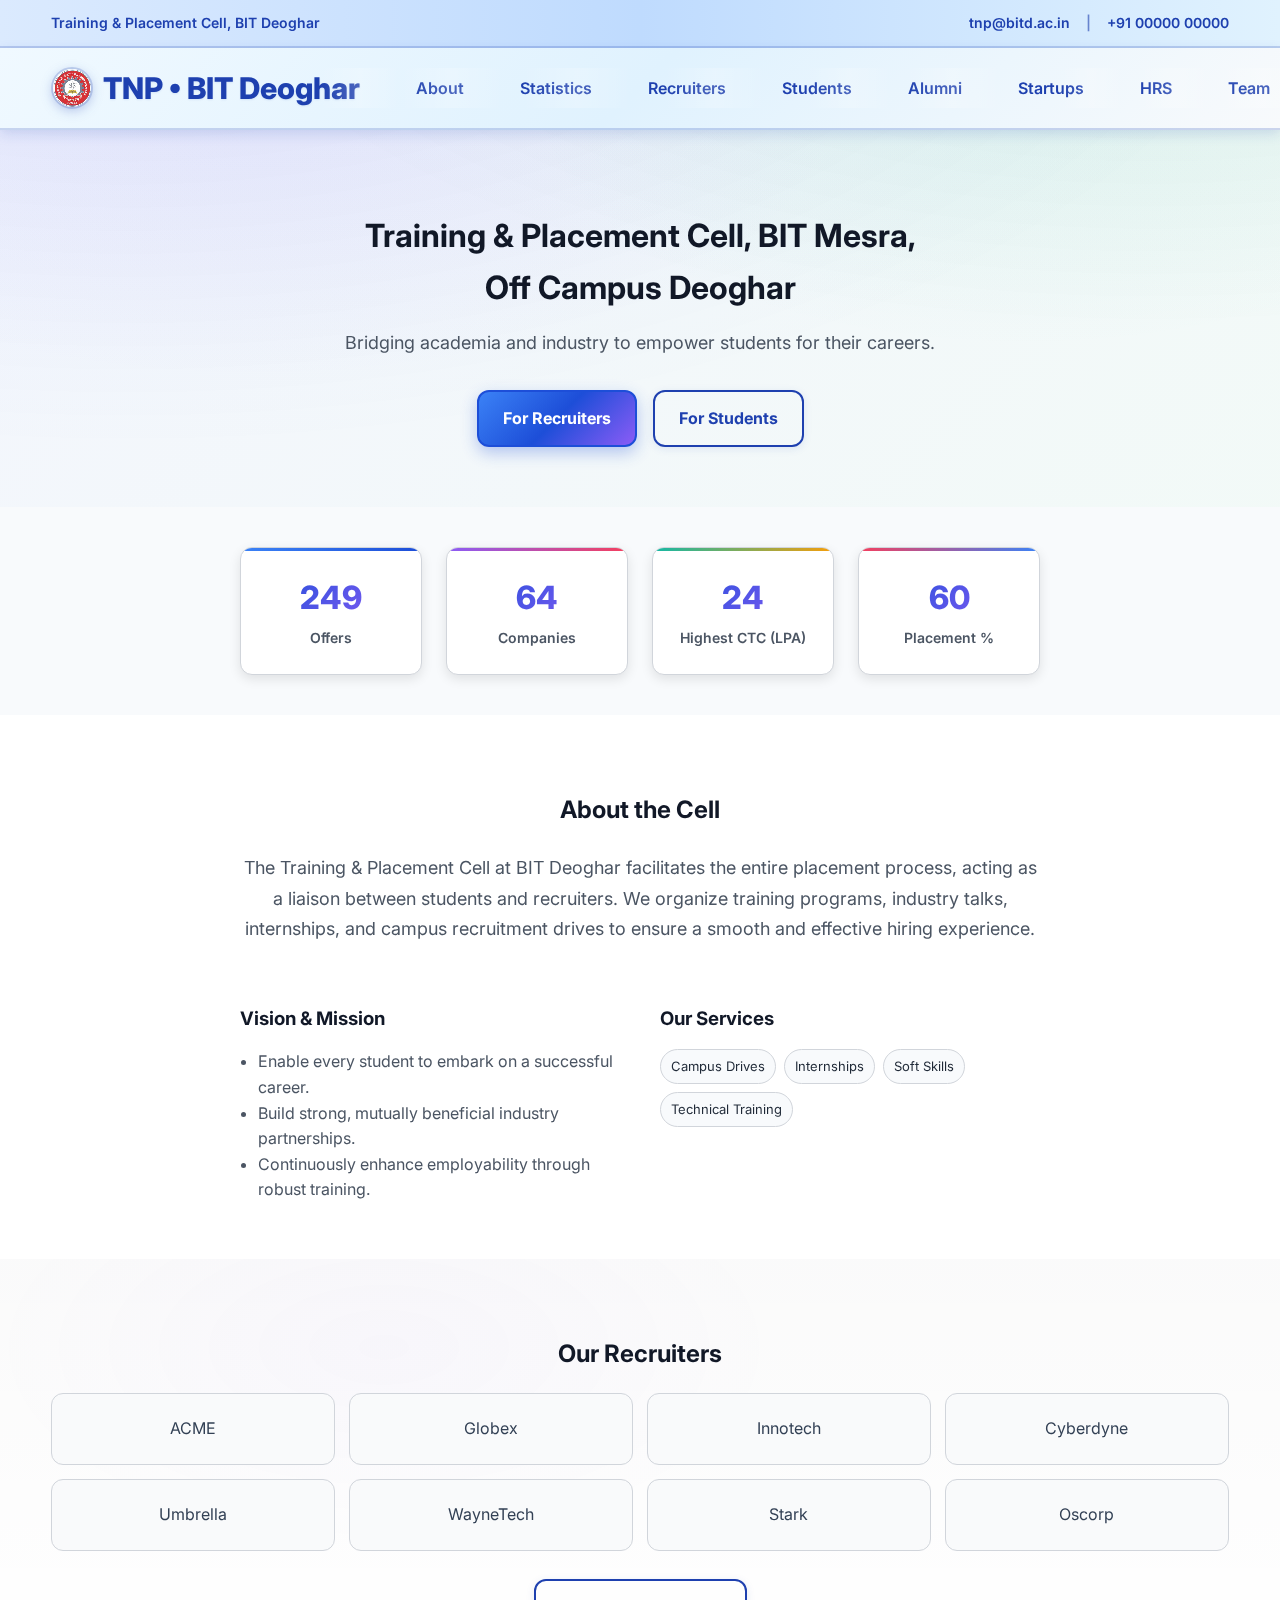
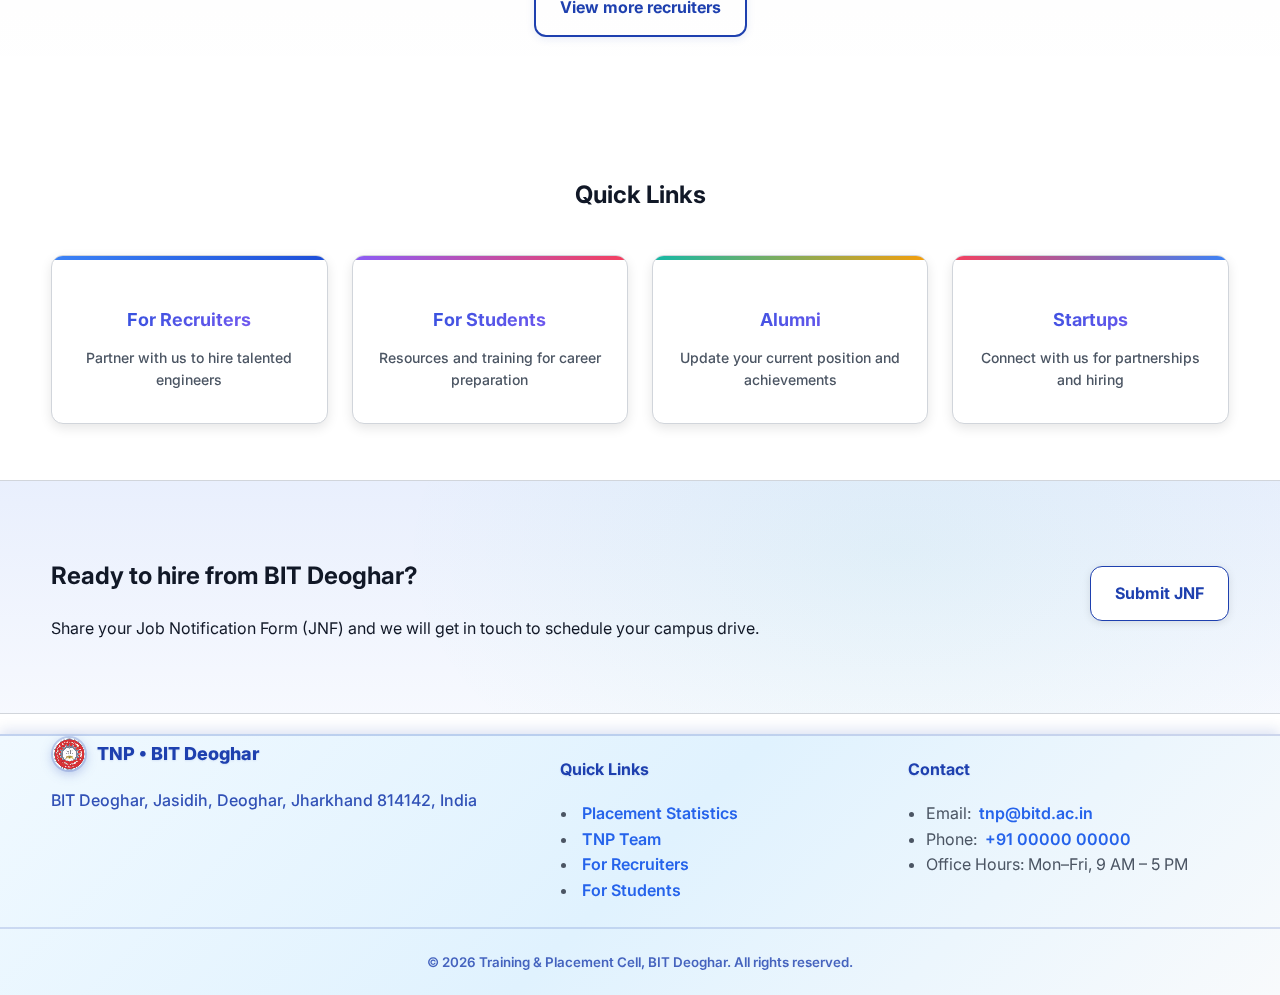
<file: index.html>
<!DOCTYPE html>
<html lang="en">

<head>
  <meta charset="UTF-8" />
  <meta name="viewport" content="width=device-width, initial-scale=1.0" />
  <meta http-equiv="X-UA-Compatible" content="IE=edge" />
  <title>TNP | Training & Placement Cell - BIT Deoghar</title>
  <meta name="description"
    content="Official website of the Training & Placement Cell, BIT Deoghar. Information for recruiters and students: placement process, statistics, team, and contact." />
  <link rel="preconnect" href="https://fonts.googleapis.com" />
  <link rel="preconnect" href="https://fonts.gstatic.com" crossorigin />
  <link href="https://fonts.googleapis.com/css2?family=Inter:wght@300;400;500;600;700;800&display=swap"
    rel="stylesheet" />
  <link rel="stylesheet" href="style.css" />
  <link rel="icon" href="images/logo.jpeg" />
</head>

<body>
  <header class="topbar">
    <div class="container topbar__content">
      <div class="topbar__left">
        <span>Training & Placement Cell, BIT Deoghar</span>
      </div>
      <div class="topbar__right">
        <a href="mailto:tnp@bitd.ac.in">tnp@bitd.ac.in</a>
        <span class="divider">|</span>
        <a href="tel:+910000000000">+91 00000 00000</a>
      </div>
    </div>
  </header>

  <nav class="navbar" id="navbar">
    <div class="container navbar__content">
      <a href="index.html" class="brand">
        <img src="images/logo.jpeg" alt="BIT Deoghar TNP" class="brand-logo" />
        <span class="brand-text">TNP • BIT Deoghar</span>
      </a>
      <!-- <button class="nav-toggle" id="navToggle" aria-label="Toggle menu" aria-expanded="false">☰</button> -->
      <button class="nav-toggle" aria-label="Toggle menu" aria-expanded="false">☰</button>

      <ul class="nav" id="navMenu">
        <li><a href="index.html#about">About</a></li>
        <li><a href="statistics.html">Statistics</a></li>
        <li><a href="recruiters.html">Recruiters</a></li>
        <li><a href="students.html">Students</a></li>
        <li><a href="alumni.html">Alumni</a></li>
        <li><a href="startups.html">Startups</a></li>
        <li><a href="hrs.html">HRS</a></li>
        <li><a href="team.html">Team</a></li>
        <li><a href="contact.html">Contact</a></li>
      </ul>
    </div>
  </nav>

  <section class="hero">
    <div class="container">
      <div class="hero__content">
        <h1 style="text-align: center; font-size: 32px; font-weight: bold;">
          Training & Placement Cell, BIT Mesra, Off Campus Deoghar
        </h1>




        <p>Bridging academia and industry to empower students for their careers.</p>
        <div class="hero__cta">
          <a class="btn" href="recruiters.html">For Recruiters</a>
          <a class="btn btn--outline" href="students.html">For Students</a>
        </div>
      </div>
    </div>
  </section>

  <section class="stats-section">
    <div class="container">
      <div class="stats-grid">
        <div class="stat">
          <div class="stat__num" data-count="350">0</div>
          <div class="stat__label">Offers</div>
        </div>
        <div class="stat">
          <div class="stat__num" data-count="90">0</div>
          <div class="stat__label">Companies</div>
        </div>
        <div class="stat">
          <div class="stat__num" data-count="35">0</div>
          <div class="stat__label">Highest CTC (LPA)</div>
        </div>
        <div class="stat">
          <div class="stat__num" data-count="85">0</div>
          <div class="stat__label">Placement %</div>
        </div>
      </div>
    </div>
  </section>

  <section id="about" class="section">
    <div class="container">
      <div class="about-content">
        <h2>About the Cell</h2>
        <p>
          The Training & Placement Cell at BIT Deoghar facilitates the entire placement process, acting as a liaison
          between students and recruiters. We organize training programs, industry talks, internships, and campus
          recruitment drives to ensure a smooth and effective hiring experience.
        </p>
        <div class="features-grid">
          <div class="feature">
            <h3>Vision & Mission</h3>
            <ul class="list">
              <li>Enable every student to embark on a successful career.</li>
              <li>Build strong, mutually beneficial industry partnerships.</li>
              <li>Continuously enhance employability through robust training.</li>
            </ul>
          </div>
          <div class="feature">
            <h3>Our Services</h3>
            <div class="pill-list">
              <span class="pill">Campus Drives</span>
              <span class="pill">Internships</span>
              <span class="pill">Soft Skills</span>
              <span class="pill">Technical Training</span>
            </div>
          </div>
        </div>
      </div>
    </div>
  </section>

  <section class="section section--muted">
    <div class="container">
      <h2 class="center">Our Recruiters</h2>
      <div class="logo-grid">
        <div class="logo-item">ACME</div>
        <div class="logo-item">Globex</div>
        <div class="logo-item">Innotech</div>
        <div class="logo-item">Cyberdyne</div>
        <div class="logo-item">Umbrella</div>
        <div class="logo-item">WayneTech</div>
        <div class="logo-item">Stark</div>
        <div class="logo-item">Oscorp</div>
      </div>
      <div class="center mt-lg">
        <a class="btn btn--outline" href="recruiters.html#recruiters">View more recruiters</a>
      </div>
    </div>
  </section>

  <section class="section">
    <div class="container">
      <h2 class="center">Quick Links</h2>
      <div class="quick-links">
        <a href="recruiters.html" class="quick-link">
          <h3>For Recruiters</h3>
          <p>Partner with us to hire talented engineers</p>
        </a>
        <a href="students.html" class="quick-link">
          <h3>For Students</h3>
          <p>Resources and training for career preparation</p>
        </a>
        <a href="alumni.html" class="quick-link">
          <h3>Alumni</h3>
          <p>Update your current position and achievements</p>
        </a>
        <a href="startups.html" class="quick-link">
          <h3>Startups</h3>
          <p>Connect with us for partnerships and hiring</p>
        </a>
      </div>
    </div>
  </section>

  <section class="section section--accent">
    <div class="container cta">
      <div>
        <h2>Ready to hire from BIT Deoghar?</h2>
        <p>Share your Job Notification Form (JNF) and we will get in touch to schedule your campus drive.</p>
      </div>
      <div>
        <a class="btn btn--light" href="jnf.html">Submit JNF</a>
      </div>
    </div>
  </section>

  <footer class="footer">
    <div class="container grid grid--3">
      <div>
        <div class="brand brand--footer">
          <img src="images/logo.jpeg" alt="BIT Deoghar TNP" class="brand-logo" />
          <span>TNP • BIT Deoghar</span>
        </div>
        <p>
          BIT Deoghar, Jasidih, Deoghar, Jharkhand 814142, India
        </p>
      </div>
      <div>
        <h4>Quick Links</h4>
        <ul class="list">
          <li><a href="statistics.html">Placement Statistics</a></li>
          <li><a href="team.html">TNP Team</a></li>
          <li><a href="recruiters.html">For Recruiters</a></li>
          <li><a href="students.html">For Students</a></li>
        </ul>
      </div>
      <div>
        <h4>Contact</h4>
        <ul class="list">
          <li>Email: <a href="mailto:tnp@bitd.ac.in">tnp@bitd.ac.in</a></li>
          <li>Phone: <a href="tel:+910000000000">+91 00000 00000</a></li>
          <li>Office Hours: Mon–Fri, 9 AM – 5 PM</li>
        </ul>
      </div>
    </div>
    <div class="footer__bottom">
      <div class="container">
        <small>© <span id="year"></span> Training & Placement Cell, BIT Deoghar. All rights reserved.</small>
      </div>
    </div>
  </footer>

  <button id="backToTop" class="back-to-top" aria-label="Back to top">↑</button>

  <script src="main.js"></script>
</body>

</html>
</file>
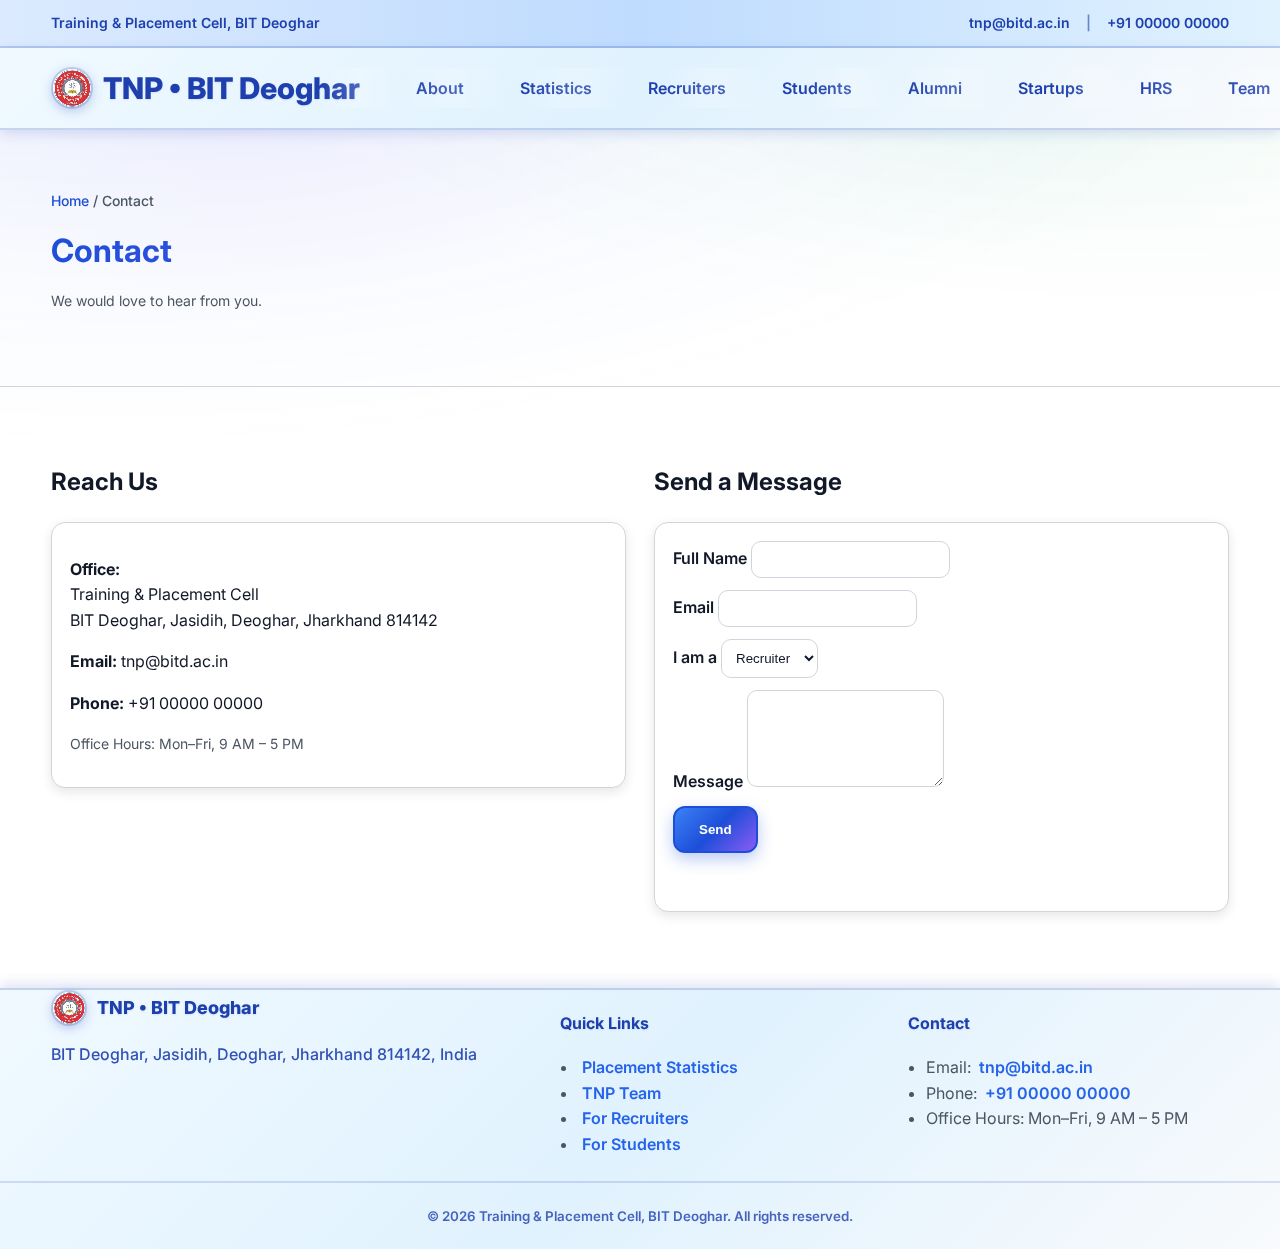
<file: contact.html>
<!DOCTYPE html>
<html lang="en">

<head>
  <meta charset="UTF-8" />
  <meta name="viewport" content="width=device-width, initial-scale=1.0" />
  <meta http-equiv="X-UA-Compatible" content="IE=edge" />
  <title>Contact | TNP - BIT Deoghar</title>
  <meta name="description" content="Contact the Training & Placement Cell, BIT Deoghar." />
  <link rel="preconnect" href="https://fonts.googleapis.com" />
  <link rel="preconnect" href="https://fonts.gstatic.com" crossorigin />
  <link href="https://fonts.googleapis.com/css2?family=Inter:wght@300;400;500;600;700;800&display=swap"
    rel="stylesheet" />
  <link rel="stylesheet" href="style.css" />
  <link rel="icon" href="images/logo.jpeg" />
</head>

<body class="page">
  <header class="topbar">
    <div class="container topbar__content">
      <div class="topbar__left">
        <span>Training & Placement Cell, BIT Deoghar</span>
      </div>
      <div class="topbar__right">
        <a href="mailto:tnp@bitd.ac.in">tnp@bitd.ac.in</a>
        <span class="divider">|</span>
        <a href="tel:+910000000000">+91 00000 00000</a>
      </div>
    </div>
  </header>

  <nav class="navbar" id="navbar">
    <div class="container navbar__content">
      <a href="index.html" class="brand">
        <img src="images/logo.jpeg" alt="BIT Deoghar TNP" class="brand-logo" />
        <span class="brand-text">TNP • BIT Deoghar</span>
      </a>
      <button class="nav-toggle" id="navToggle" aria-label="Toggle menu" aria-expanded="false">☰</button>
      <ul class="nav" id="navMenu">
        <li><a href="index.html#about">About</a></li>
        <li><a href="statistics.html">Statistics</a></li>
        <li><a href="recruiters.html">Recruiters</a></li>
        <li><a href="students.html">Students</a></li>
        <li><a href="alumni.html">Alumni</a></li>
        <li><a href="startups.html">Startups</a></li>
        <li><a href="hrs.html">HRS</a></li>
        <li><a href="team.html">Team</a></li>
        <li><a class="active" href="contact.html">Contact</a></li>
      </ul>
    </div>
  </nav>

  <div class="page-hero">
    <div class="container">
      <div class="breadcrumbs"><a href="index.html">Home</a> / Contact</div>
      <h1>Contact</h1>
      <p class="dim">We would love to hear from you.</p>
    </div>
  </div>

  <section class="section">
    <div class="container grid grid--2">
      <div>
        <h2>Reach Us</h2>
        <div class="card">
          <p><strong>Office:</strong><br />Training & Placement Cell<br />BIT Deoghar, Jasidih, Deoghar, Jharkhand
            814142</p>
          <p><strong>Email:</strong> tnp@bitd.ac.in</p>
          <p><strong>Phone:</strong> +91 00000 00000</p>
          <p class="dim">Office Hours: Mon–Fri, 9 AM – 5 PM</p>
        </div>
      </div>
      <div>
        <h2>Send a Message</h2>
        <div class="card">
          <form id="contactForm">
            <div>
              <label for="name">Full Name</label>
              <input id="name" name="name" type="text" required />
            </div>
            <div>
              <label for="email">Email</label>
              <input id="email" name="email" type="email" required />
            </div>
            <div>
              <label for="role">I am a</label>
              <select id="role" name="role">
                <option>Recruiter</option>
                <option>Student</option>
                <option>Other</option>
              </select>
            </div>
            <div>
              <label for="message">Message</label>
              <textarea id="message" name="message" rows="5" required></textarea>
            </div>
            <div>
              <button class="btn" type="submit">Send</button>
            </div>
            <p id="contactStatus" class="dim"></p>
          </form>
        </div>
      </div>
    </div>
  </section>

  <footer class="footer">
    <div class="container grid grid--3">
      <div>
        <div class="brand brand--footer">
          <img src="images/logo.jpeg" alt="BIT Deoghar TNP" class="brand-logo" />
          <span>TNP • BIT Deoghar</span>
        </div>
        <p>
          BIT Deoghar, Jasidih, Deoghar, Jharkhand 814142, India
        </p>
      </div>
      <div>
        <h4>Quick Links</h4>
        <ul class="list">
          <li><a href="statistics.html">Placement Statistics</a></li>
          <li><a href="team.html">TNP Team</a></li>
          <li><a href="recruiters.html">For Recruiters</a></li>
          <li><a href="students.html">For Students</a></li>
        </ul>
      </div>
      <div>
        <h4>Contact</h4>
        <ul class="list">
          <li>Email: <a href="mailto:tnp@bitd.ac.in">tnp@bitd.ac.in</a></li>
          <li>Phone: <a href="tel:+910000000000">+91 00000 00000</a></li>
          <li>Office Hours: Mon–Fri, 9 AM – 5 PM</li>
        </ul>
      </div>
    </div>
    <div class="footer__bottom">
      <div class="container">
        <small>© <span id="year"></span> Training & Placement Cell, BIT Deoghar. All rights reserved.</small>
      </div>
    </div>
  </footer>

  <button id="backToTop" class="back-to-top" aria-label="Back to top">↑</button>

  <script src="main.js"></script>
  <script>
    (function () {
      const form = document.getElementById('contactForm');
      const status = document.getElementById('contactStatus');
      if (!form) return;
      form.addEventListener('submit', function (e) {
        e.preventDefault();
        status.textContent = 'Sending...';
        setTimeout(function () {
          status.textContent = 'Thank you! Your message has been recorded.';
          form.reset();
        }, 800);
      });
    })();
  </script>
</body>

</html>
</file>
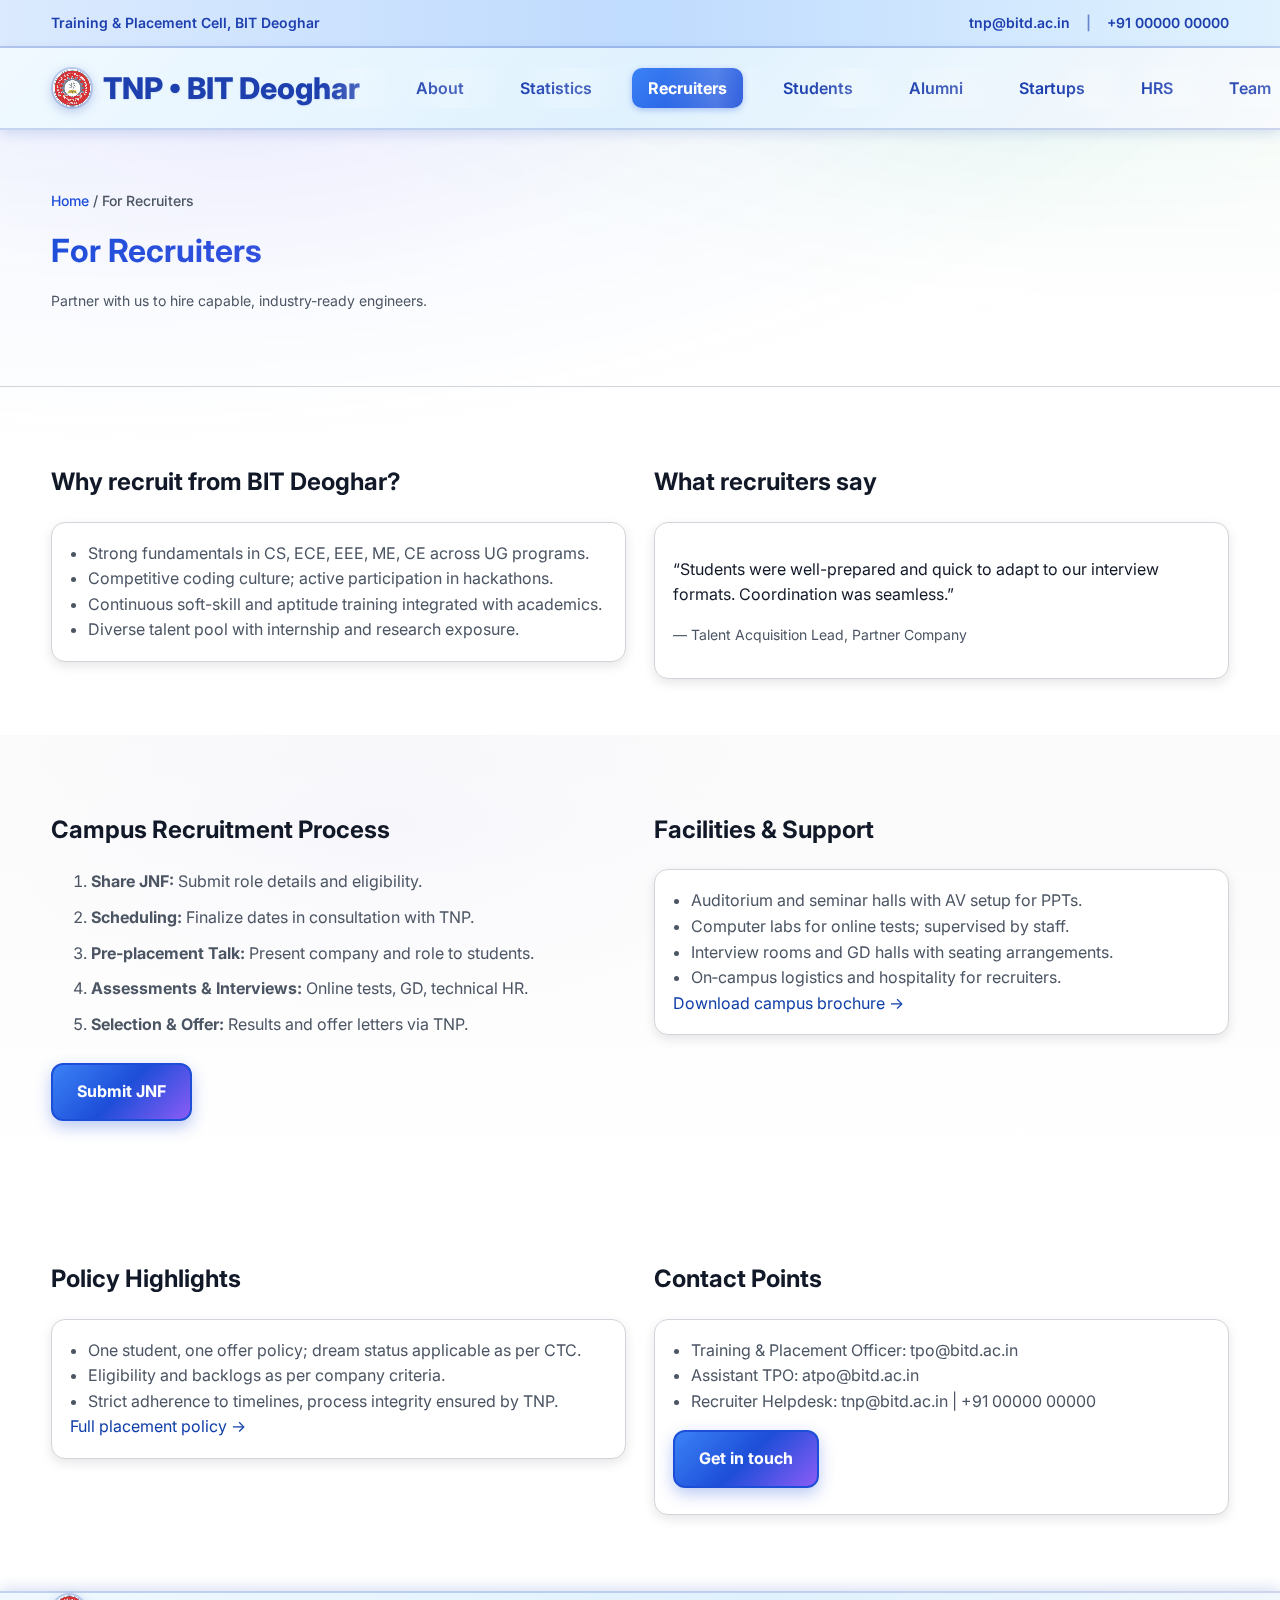
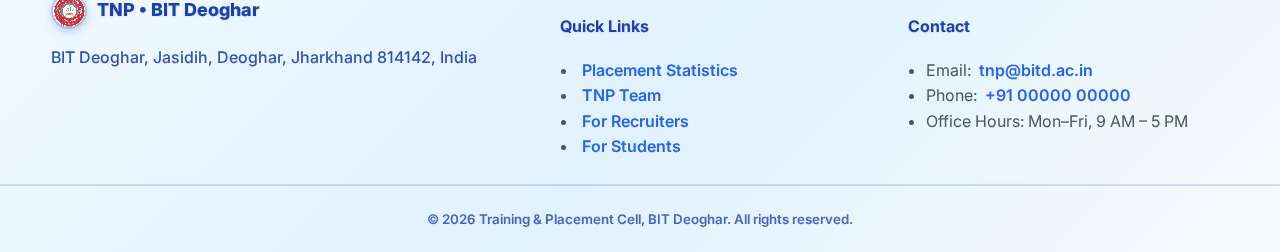
<file: recruiters.html>
<!DOCTYPE html>
<html lang="en">

<head>
  <meta charset="UTF-8" />
  <meta name="viewport" content="width=device-width, initial-scale=1.0" />
  <meta http-equiv="X-UA-Compatible" content="IE=edge" />
  <title>For Recruiters | TNP - BIT Deoghar</title>
  <meta name="description"
    content="Information for recruiters: why BIT Deoghar, placement process, policies, and facilities for conducting campus drives." />
  <link rel="preconnect" href="https://fonts.googleapis.com" />
  <link rel="preconnect" href="https://fonts.gstatic.com" crossorigin />
  <link href="https://fonts.googleapis.com/css2?family=Inter:wght@300;400;500;600;700;800&display=swap"
    rel="stylesheet" />
  <link rel="stylesheet" href="style.css" />
  <link rel="icon" href="images/logo.jpeg" />
</head>

<body class="page">
  <header class="topbar">
    <div class="container topbar__content">
      <div class="topbar__left">
        <span>Training & Placement Cell, BIT Deoghar</span>
      </div>
      <div class="topbar__right">
        <a href="mailto:tnp@bitd.ac.in">tnp@bitd.ac.in</a>
        <span class="divider">|</span>
        <a href="tel:+910000000000">+91 00000 00000</a>
      </div>
    </div>
  </header>

  <nav class="navbar" id="navbar">
    <div class="container navbar__content">
      <a href="index.html" class="brand">
        <img src="images/logo.jpeg" alt="BIT Deoghar TNP" class="brand-logo" />
        <span class="brand-text">TNP • BIT Deoghar</span>
      </a>
      <button class="nav-toggle" id="navToggle" aria-label="Toggle menu" aria-expanded="false">☰</button>
      <ul class="nav" id="navMenu">
        <li><a href="index.html#about">About</a></li>
        <li><a href="statistics.html">Statistics</a></li>
        <li><a class="active" href="recruiters.html">Recruiters</a></li>
        <li><a href="students.html">Students</a></li>
        <li><a href="alumni.html">Alumni</a></li>
        <li><a href="startups.html">Startups</a></li>
        <li><a href="hrs.html">HRS</a></li>
        <li><a href="team.html">Team</a></li>
        <li><a href="contact.html">Contact</a></li>
      </ul>
    </div>
  </nav>

  <div class="page-hero">
    <div class="container">
      <div class="breadcrumbs"><a href="index.html">Home</a> / For Recruiters</div>
      <h1>For Recruiters</h1>
      <p class="dim">Partner with us to hire capable, industry-ready engineers.</p>
    </div>
  </div>

  <section id="why-bitd" class="section">
    <div class="container grid grid--2">
      <div>
        <h2>Why recruit from BIT Deoghar?</h2>
        <div class="card">
          <ul class="list">
            <li>Strong fundamentals in CS, ECE, EEE, ME, CE across UG programs.</li>
            <li>Competitive coding culture; active participation in hackathons.</li>
            <li>Continuous soft-skill and aptitude training integrated with academics.</li>
            <li>Diverse talent pool with internship and research exposure.</li>
          </ul>
        </div>
      </div>
      <div>
        <h2>What recruiters say</h2>
        <div class="card">
          <p>“Students were well-prepared and quick to adapt to our interview formats. Coordination was seamless.”</p>
          <p class="dim">— Talent Acquisition Lead, Partner Company</p>
        </div>
      </div>
    </div>
  </section>

  <section class="section section--muted">
    <div class="container grid grid--2">
      <div>
        <h2>Campus Recruitment Process</h2>
        <ol class="timeline">
          <li><strong>Share JNF:</strong> Submit role details and eligibility.</li>
          <li><strong>Scheduling:</strong> Finalize dates in consultation with TNP.</li>
          <li><strong>Pre-placement Talk:</strong> Present company and role to students.</li>
          <li><strong>Assessments & Interviews:</strong> Online tests, GD, technical HR.</li>
          <li><strong>Selection & Offer:</strong> Results and offer letters via TNP.</li>
        </ol>
        <a class="btn mt-md" href="jnf.html">Submit JNF</a>
      </div>
      <div>
        <h2>Facilities & Support</h2>
        <div class="card">
          <ul class="list">
            <li>Auditorium and seminar halls with AV setup for PPTs.</li>
            <li>Computer labs for online tests; supervised by staff.</li>
            <li>Interview rooms and GD halls with seating arrangements.</li>
            <li>On‑campus logistics and hospitality for recruiters.</li>
          </ul>
          <a class="link" href="downloads.html">Download campus brochure →</a>
        </div>
      </div>
    </div>
  </section>

  <section class="section">
    <div class="container grid grid--2">
      <div>
        <h2>Policy Highlights</h2>
        <div class="card">
          <ul class="list">
            <li>One student, one offer policy; dream status applicable as per CTC.</li>
            <li>Eligibility and backlogs as per company criteria.</li>
            <li>Strict adherence to timelines, process integrity ensured by TNP.</li>
          </ul>
          <a class="link" href="downloads.html">Full placement policy →</a>
        </div>
      </div>
      <div>
        <h2>Contact Points</h2>
        <div class="card">
          <ul class="list">
            <li>Training & Placement Officer: tpo@bitd.ac.in</li>
            <li>Assistant TPO: atpo@bitd.ac.in</li>
            <li>Recruiter Helpdesk: tnp@bitd.ac.in | +91 00000 00000</li>
          </ul>
          <a class="btn mt-md" href="contact.html">Get in touch</a>
        </div>
      </div>
    </div>
  </section>

  <footer class="footer">
    <div class="container grid grid--3">
      <div>
        <div class="brand brand--footer">
          <img src="images/logo.jpeg" alt="BIT Deoghar TNP" class="brand-logo" />
          <span>TNP • BIT Deoghar</span>
        </div>
        <p>
          BIT Deoghar, Jasidih, Deoghar, Jharkhand 814142, India
        </p>
      </div>
      <div>
        <h4>Quick Links</h4>
        <ul class="list">
          <li><a href="statistics.html">Placement Statistics</a></li>
          <li><a href="team.html">TNP Team</a></li>
          <li><a href="recruiters.html">For Recruiters</a></li>
          <li><a href="students.html">For Students</a></li>
        </ul>
      </div>
      <div>
        <h4>Contact</h4>
        <ul class="list">
          <li>Email: <a href="mailto:tnp@bitd.ac.in">tnp@bitd.ac.in</a></li>
          <li>Phone: <a href="tel:+910000000000">+91 00000 00000</a></li>
          <li>Office Hours: Mon–Fri, 9 AM – 5 PM</li>
        </ul>
      </div>
    </div>
    <div class="footer__bottom">
      <div class="container">
        <small>© <span id="year"></span> Training & Placement Cell, BIT Deoghar. All rights reserved.</small>
      </div>
    </div>
  </footer>

  <button id="backToTop" class="back-to-top" aria-label="Back to top">↑</button>

  <script src="main.js"></script>
</body>

</html>
</file>
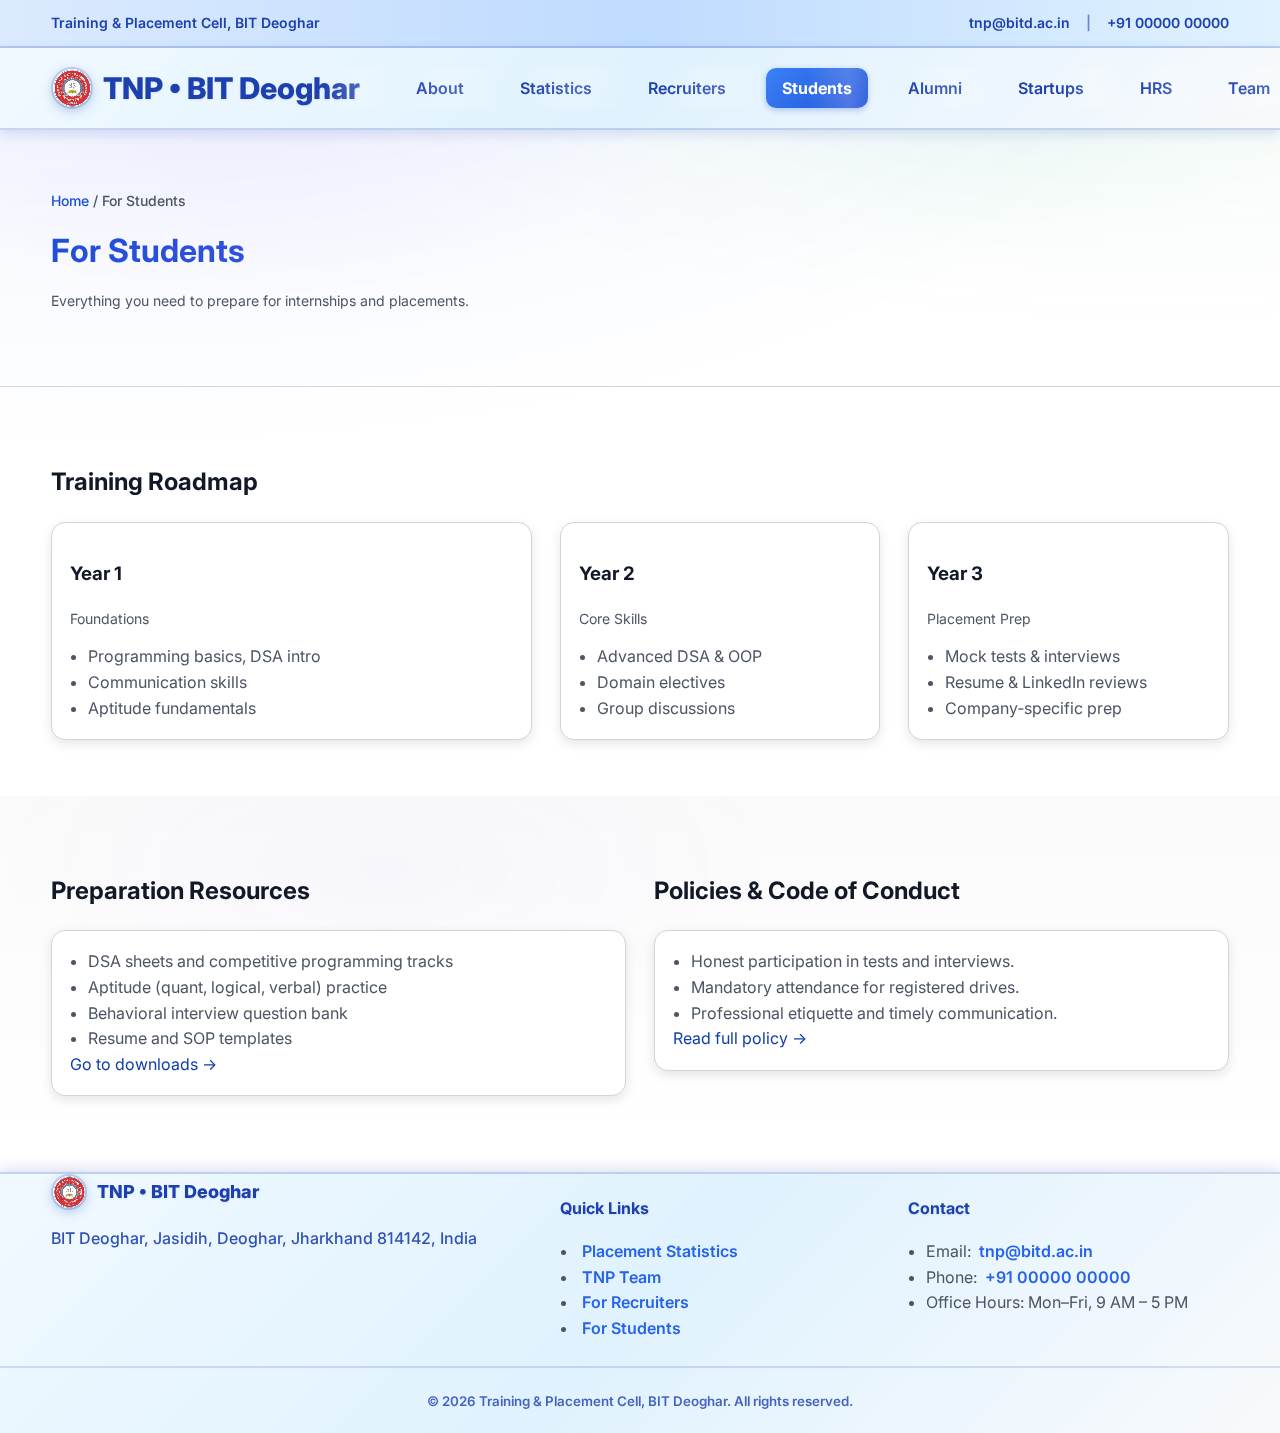
<file: students.html>
<!DOCTYPE html>
<html lang="en">

<head>
  <meta charset="UTF-8" />
  <meta name="viewport" content="width=device-width, initial-scale=1.0" />
  <meta http-equiv="X-UA-Compatible" content="IE=edge" />
  <title>For Students | TNP - BIT Deoghar</title>
  <meta name="description"
    content="Resources for students: training roadmap, preparation resources, policies, and code of conduct." />
  <link rel="preconnect" href="https://fonts.googleapis.com" />
  <link rel="preconnect" href="https://fonts.gstatic.com" crossorigin />
  <link href="https://fonts.googleapis.com/css2?family=Inter:wght@300;400;500;600;700;800&display=swap"
    rel="stylesheet" />
  <link rel="stylesheet" href="style.css" />
  <link rel="icon" href="images/logo.jpeg" />
</head>

<body class="page">
  <header class="topbar">
    <div class="container topbar__content">
      <div class="topbar__left">
        <span>Training & Placement Cell, BIT Deoghar</span>
      </div>
      <div class="topbar__right">
        <a href="mailto:tnp@bitd.ac.in">tnp@bitd.ac.in</a>
        <span class="divider">|</span>
        <a href="tel:+910000000000">+91 00000 00000</a>
      </div>
    </div>
  </header>

  <nav class="navbar" id="navbar">
    <div class="container navbar__content">
      <a href="index.html" class="brand">
        <img src="images/logo.jpeg" alt="BIT Deoghar TNP" class="brand-logo" />
        <span class="brand-text">TNP • BIT Deoghar</span>
      </a>
      <button class="nav-toggle" id="navToggle" aria-label="Toggle menu" aria-expanded="false">☰</button>
      <ul class="nav" id="navMenu">
        <li><a href="index.html#about">About</a></li>
        <li><a href="statistics.html">Statistics</a></li>
        <li><a href="recruiters.html">Recruiters</a></li>
        <li><a class="active" href="students.html">Students</a></li>
        <li><a href="alumni.html">Alumni</a></li>
        <li><a href="startups.html">Startups</a></li>
        <li><a href="hrs.html">HRS</a></li>
        <li><a href="team.html">Team</a></li>
        <li><a href="contact.html">Contact</a></li>
      </ul>
    </div>
  </nav>

  <div class="page-hero">
    <div class="container">
      <div class="breadcrumbs"><a href="index.html">Home</a> / For Students</div>
      <h1>For Students</h1>
      <p class="dim">Everything you need to prepare for internships and placements.</p>
    </div>
  </div>

  <section id="training" class="section">
    <div class="container">
      <h2>Training Roadmap</h2>
      <div class="grid grid--3">
        <div class="card">
          <h3>Year 1</h3>
          <p class="dim">Foundations</p>
          <ul class="list">
            <li>Programming basics, DSA intro</li>
            <li>Communication skills</li>
            <li>Aptitude fundamentals</li>
          </ul>
        </div>
        <div class="card">
          <h3>Year 2</h3>
          <p class="dim">Core Skills</p>
          <ul class="list">
            <li>Advanced DSA & OOP</li>
            <li>Domain electives</li>
            <li>Group discussions</li>
          </ul>
        </div>
        <div class="card">
          <h3>Year 3</h3>
          <p class="dim">Placement Prep</p>
          <ul class="list">
            <li>Mock tests & interviews</li>
            <li>Resume & LinkedIn reviews</li>
            <li>Company‑specific prep</li>
          </ul>
        </div>
      </div>
    </div>
  </section>

  <section class="section section--muted">
    <div class="container grid grid--2">
      <div>
        <h2>Preparation Resources</h2>
        <div class="card">
          <ul class="list">
            <li>DSA sheets and competitive programming tracks</li>
            <li>Aptitude (quant, logical, verbal) practice</li>
            <li>Behavioral interview question bank</li>
            <li>Resume and SOP templates</li>
          </ul>
          <a class="link" href="downloads.html">Go to downloads →</a>
        </div>
      </div>
      <div>
        <h2>Policies & Code of Conduct</h2>
        <div class="card">
          <ul class="list">
            <li>Honest participation in tests and interviews.</li>
            <li>Mandatory attendance for registered drives.</li>
            <li>Professional etiquette and timely communication.</li>
          </ul>
          <a class="link" href="downloads.html">Read full policy →</a>
        </div>
      </div>
    </div>
  </section>

  <footer class="footer">
    <div class="container grid grid--3">
      <div>
        <div class="brand brand--footer">
          <img src="images/logo.jpeg" alt="BIT Deoghar TNP" class="brand-logo" />
          <span>TNP • BIT Deoghar</span>
        </div>
        <p>
          BIT Deoghar, Jasidih, Deoghar, Jharkhand 814142, India
        </p>
      </div>
      <div>
        <h4>Quick Links</h4>
        <ul class="list">
          <li><a href="statistics.html">Placement Statistics</a></li>
          <li><a href="team.html">TNP Team</a></li>
          <li><a href="recruiters.html">For Recruiters</a></li>
          <li><a href="students.html">For Students</a></li>
        </ul>
      </div>
      <div>
        <h4>Contact</h4>
        <ul class="list">
          <li>Email: <a href="mailto:tnp@bitd.ac.in">tnp@bitd.ac.in</a></li>
          <li>Phone: <a href="tel:+910000000000">+91 00000 00000</a></li>
          <li>Office Hours: Mon–Fri, 9 AM – 5 PM</li>
        </ul>
      </div>
    </div>
    <div class="footer__bottom">
      <div class="container">
        <small>© <span id="year"></span> Training & Placement Cell, BIT Deoghar. All rights reserved.</small>
      </div>
    </div>
  </footer>

  <button id="backToTop" class="back-to-top" aria-label="Back to top">↑</button>

  <script src="main.js"></script>
</body>

</html>
</file>
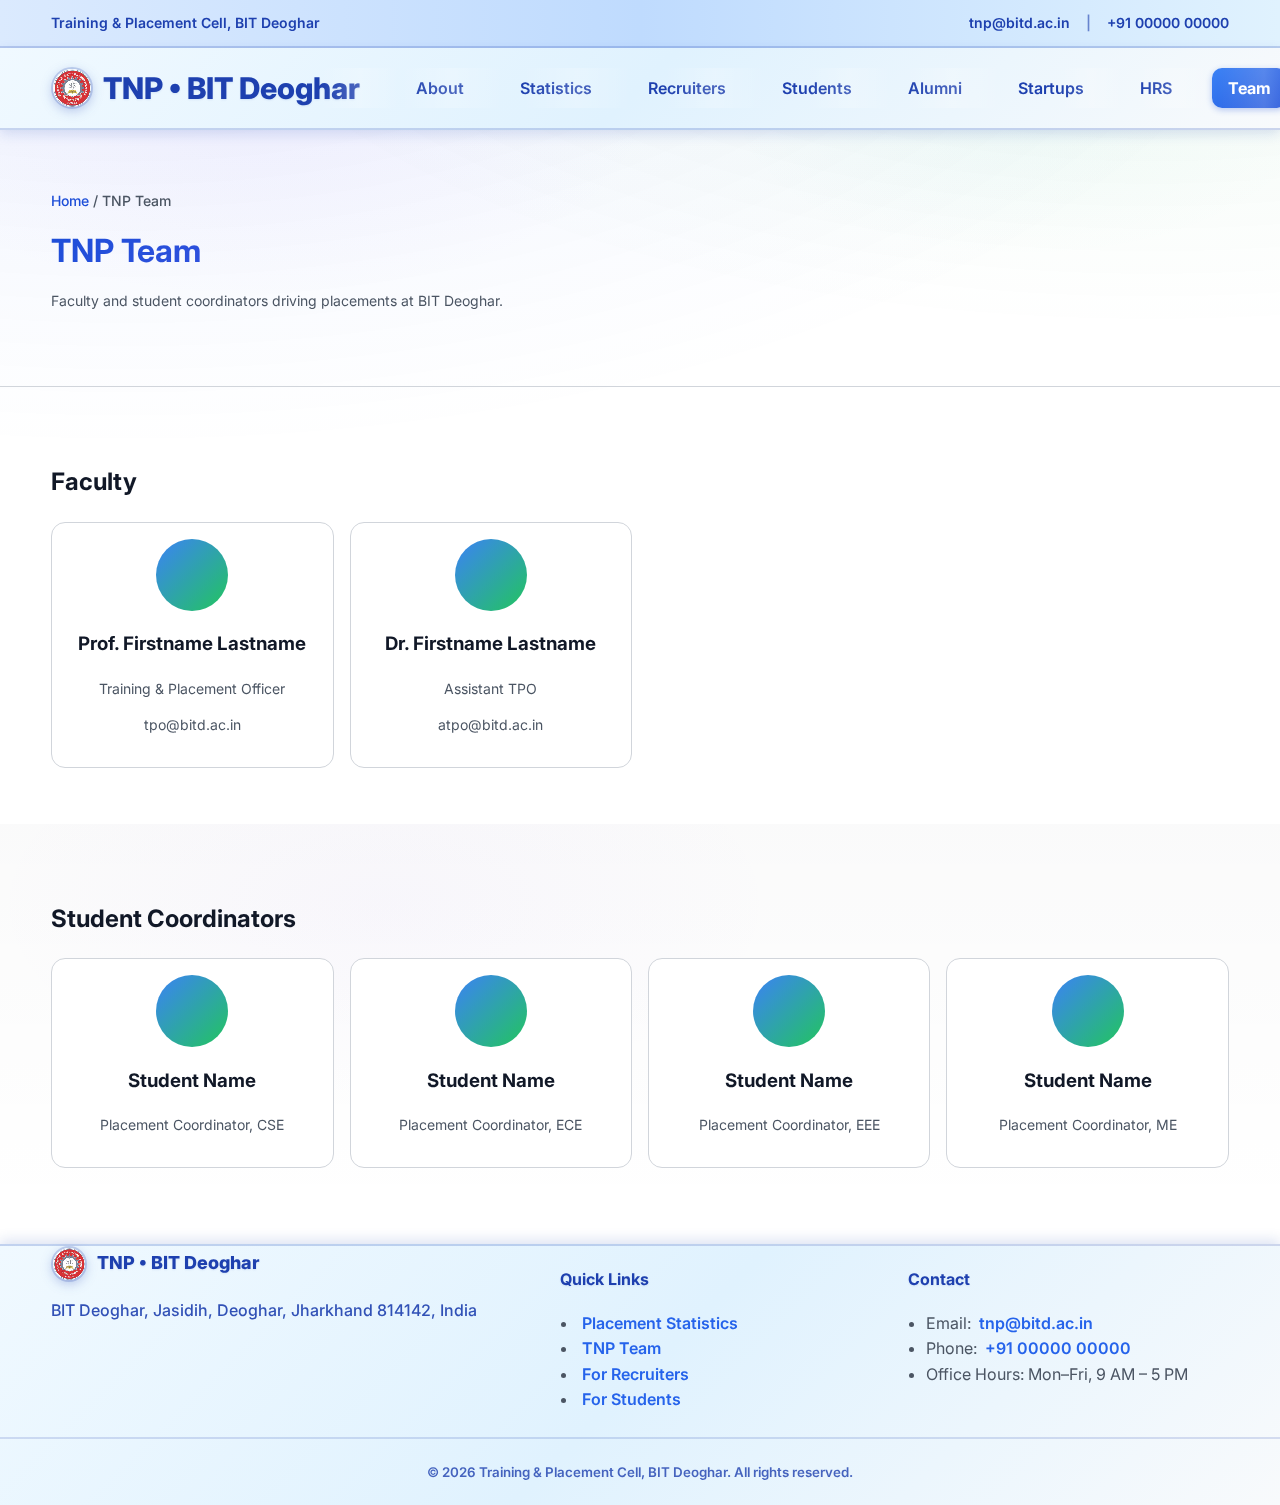
<file: team.html>
<!DOCTYPE html>
<html lang="en">

<head>
  <meta charset="UTF-8" />
  <meta name="viewport" content="width=device-width, initial-scale=1.0" />
  <meta http-equiv="X-UA-Compatible" content="IE=edge" />
  <title>TNP Team | TNP - BIT Deoghar</title>
  <meta name="description" content="Meet the Training & Placement team at BIT Deoghar." />
  <link rel="preconnect" href="https://fonts.googleapis.com" />
  <link rel="preconnect" href="https://fonts.gstatic.com" crossorigin />
  <link href="https://fonts.googleapis.com/css2?family=Inter:wght@300;400;500;600;700;800&display=swap"
    rel="stylesheet" />
  <link rel="stylesheet" href="style.css" />
  <link rel="icon" href="images/logo.jpeg" />
</head>

<body class="page">
  <header class="topbar">
    <div class="container topbar__content">
      <div class="topbar__left">
        <span>Training & Placement Cell, BIT Deoghar</span>
      </div>
      <div class="topbar__right">
        <a href="mailto:tnp@bitd.ac.in">tnp@bitd.ac.in</a>
        <span class="divider">|</span>
        <a href="tel:+910000000000">+91 00000 00000</a>
      </div>
    </div>
  </header>

  <nav class="navbar" id="navbar">
    <div class="container navbar__content">
      <a href="index.html" class="brand">
        <img src="images/logo.jpeg" alt="BIT Deoghar TNP" class="brand-logo" />
        <span class="brand-text">TNP • BIT Deoghar</span>
      </a>
      <button class="nav-toggle" id="navToggle" aria-label="Toggle menu" aria-expanded="false">☰</button>
      <ul class="nav" id="navMenu">
        <li><a href="index.html#about">About</a></li>
        <li><a href="statistics.html">Statistics</a></li>
        <li><a href="recruiters.html">Recruiters</a></li>
        <li><a href="students.html">Students</a></li>
        <li><a href="alumni.html">Alumni</a></li>
        <li><a href="startups.html">Startups</a></li>
        <li><a href="hrs.html">HRS</a></li>
        <li><a class="active" href="team.html">Team</a></li>
        <li><a href="contact.html">Contact</a></li>
      </ul>
    </div>
  </nav>

  <div class="page-hero">
    <div class="container">
      <div class="breadcrumbs"><a href="index.html">Home</a> / TNP Team</div>
      <h1>TNP Team</h1>
      <p class="dim">Faculty and student coordinators driving placements at BIT Deoghar.</p>
    </div>
  </div>

  <section class="section">
    <div class="container">
      <h2>Faculty</h2>
      <div class="profile-grid">
        <div class="profile-card">
          <div class="avatar"></div>
          <h3>Prof. Firstname Lastname</h3>
          <p class="dim">Training & Placement Officer</p>
          <p class="dim">tpo@bitd.ac.in</p>
        </div>
        <div class="profile-card">
          <div class="avatar"></div>
          <h3>Dr. Firstname Lastname</h3>
          <p class="dim">Assistant TPO</p>
          <p class="dim">atpo@bitd.ac.in</p>
        </div>
      </div>
    </div>
  </section>

  <section class="section section--muted">
    <div class="container">
      <h2>Student Coordinators</h2>
      <div class="profile-grid">
        <div class="profile-card">
          <div class="avatar"></div>
          <h3>Student Name</h3>
          <p class="dim">Placement Coordinator, CSE</p>
        </div>
        <div class="profile-card">
          <div class="avatar"></div>
          <h3>Student Name</h3>
          <p class="dim">Placement Coordinator, ECE</p>
        </div>
        <div class="profile-card">
          <div class="avatar"></div>
          <h3>Student Name</h3>
          <p class="dim">Placement Coordinator, EEE</p>
        </div>
        <div class="profile-card">
          <div class="avatar"></div>
          <h3>Student Name</h3>
          <p class="dim">Placement Coordinator, ME</p>
        </div>
      </div>
    </div>
  </section>

  <footer class="footer">
    <div class="container grid grid--3">
      <div>
        <div class="brand brand--footer">
          <img src="images/logo.jpeg" alt="BIT Deoghar TNP" class="brand-logo" />
          <span>TNP • BIT Deoghar</span>
        </div>
        <p>
          BIT Deoghar, Jasidih, Deoghar, Jharkhand 814142, India
        </p>
      </div>
      <div>
        <h4>Quick Links</h4>
        <ul class="list">
          <li><a href="statistics.html">Placement Statistics</a></li>
          <li><a href="team.html">TNP Team</a></li>
          <li><a href="recruiters.html">For Recruiters</a></li>
          <li><a href="students.html">For Students</a></li>
        </ul>
      </div>
      <div>
        <h4>Contact</h4>
        <ul class="list">
          <li>Email: <a href="mailto:tnp@bitd.ac.in">tnp@bitd.ac.in</a></li>
          <li>Phone: <a href="tel:+910000000000">+91 00000 00000</a></li>
          <li>Office Hours: Mon–Fri, 9 AM – 5 PM</li>
        </ul>
      </div>
    </div>
    <div class="footer__bottom">
      <div class="container">
        <small>© <span id="year"></span> Training & Placement Cell, BIT Deoghar. All rights reserved.</small>
      </div>
    </div>
  </footer>

  <button id="backToTop" class="back-to-top" aria-label="Back to top">↑</button>

  <script src="main.js"></script>
</body>

</html>
</file>
<file: style.css>
:root {
  --bg: #ffffff;
  --surface: #ffffff;
  --muted: #f8fafc;
  --card: #ffffff;
  --border: #d1d5db;
  --text: #111827;
  --text-muted: #4b5563;
  --accent: #1d4ed8;
  /* Stronger blue for better contrast */
  --accent-2: #059669;
  /* Stronger green for better contrast */
  --danger: #dc2626;
  --shadow: 0 4px 12px rgba(0, 0, 0, .1);
  /* Header/Footer specific colors - Enhanced Professional Theme */
  --header-bg: linear-gradient(135deg, #f0f9ff 0%, #e0f2fe 50%, #f8fafc 100%);
  --footer-bg: linear-gradient(135deg, #f0f9ff 0%, #e0f2fe 50%, #f8fafc 100%);
  --topbar-bg: linear-gradient(90deg, #dbeafe 0%, #bfdbfe 50%, #e0f2fe 100%);
  --nav-text: #1e40af;
  --nav-hover: #1e3a8a;
  --footer-text: #1e40af;
  --footer-link: #2563eb;
  --accent-light: #3b82f6;
  --accent-dark: #1d4ed8;
  /* Additional Professional Light Colors */
  --accent-purple: #8b5cf6;
  --accent-teal: #14b8a6;
  --accent-rose: #f43f5e;
  --accent-amber: #f59e0b;
  --light-purple: #faf5ff;
  --light-teal: #f0fdfa;
  --light-rose: #fff1f2;
  --light-amber: #fffbeb;
}

* {
  box-sizing: border-box
}

html,
body {
  margin: 0;
  padding: 0
}

body {
  font-family: Inter, system-ui, -apple-system, Segoe UI, Roboto, Helvetica, Arial, Apple Color Emoji, Segoe UI Emoji, Segoe UI Symbol, sans-serif;
  color: var(--text);
  background:
    radial-gradient(1200px 600px at 10% -150px, rgba(37, 99, 235, .10), transparent),
    radial-gradient(1000px 450px at 90% -120px, rgba(22, 163, 74, .08), transparent),
    var(--bg);
  line-height: 1.6
}

a {
  color: inherit;
  text-decoration: none
}

img {
  max-width: 100%;
  display: block
}

.container {
  width: min(1200px, 92%);
  margin: 0 auto
}

.center {
  text-align: center
}

.mt-md {
  margin-top: 16px
}

.mt-lg {
  margin-top: 28px
}

.topbar {
  background: var(--topbar-bg);
  color: var(--nav-text);
  font-size: 14px;
  font-weight: 600;
  border-bottom: 2px solid rgba(30, 64, 175, 0.2);
  box-shadow: 0 2px 4px rgba(30, 64, 175, 0.1);
}

.topbar__content {
  display: flex;
  align-items: center;
  justify-content: space-between;
  padding: 12px 0;
}

.topbar a {
  color: var(--nav-text);
  text-decoration: none;
  transition: color 0.2s ease;
}

.topbar a:hover {
  color: var(--nav-hover);
}

.topbar .divider {
  opacity: 0.6;
  margin: 0 12px;
  color: var(--nav-text);
}

.navbar {
  display: flex;
  justify-content: space-between;
  align-items: center;
  position: sticky;
  top: 0;
  z-index: 50;
  background: var(--header-bg);
  backdrop-filter: saturate(140%) blur(10px);
  border-bottom: 2px solid rgba(30, 64, 175, 0.2);
  box-shadow: 0 4px 12px rgba(30, 64, 175, 0.15);
}

.navbar__content {
  display: flex;
  align-items: center;
  justify-content: space-between;
  padding: 16px 0;
}

.brand {
  display: flex;
  align-items: center;
  gap: 10px;
  font-weight: 800;
  color: var(--nav-text);
  font-size: 20px;
  text-shadow: 0 1px 2px rgba(30, 64, 175, 0.1);
  margin-right: 40px;
}

.brand img {
  width: 42px;
  height: 42px;
  filter: drop-shadow(0 3px 6px rgba(30, 64, 175, 0.3));
  transition: transform 0.2s ease;
}

.brand-logo {
  display: inline-block;
  flex-shrink: 0;
  width: 42px;
  height: 42px;
  border-radius: 50%;
  object-fit: cover;
  object-position: center;
  border: 2px solid rgba(30, 64, 175, 0.2);
  filter:
    drop-shadow(0 3px 6px rgba(30, 64, 175, 0.3)) contrast(1.1) brightness(1.05) saturate(1.1) sharpness(1.2);
  transition: all 0.3s ease;
  image-rendering: -webkit-optimize-contrast;
  image-rendering: crisp-edges;
  image-rendering: pixelated;
}

.brand-text {
  font-size: 30px;
  font-weight: 800;
  color: var(--nav-text);
  white-space: nowrap;
}

.brand:hover .brand-logo {
  transform: scale(1.05);
  border-color: rgba(30, 64, 175, 0.4);
  box-shadow: 0 4px 12px rgba(30, 64, 175, 0.4);
  filter:
    drop-shadow(0 4px 12px rgba(30, 64, 175, 0.4)) contrast(1.15) brightness(1.08) saturate(1.15);
}

.nav {
  list-style: none;
  display: flex;
  gap: 24px;
  align-items: center;
  margin: 0;
  padding: 0;
}

.nav a {
  color: var(--nav-text);
  font-weight: 600;
  text-decoration: none;
  padding: 10px 16px;
  border-radius: 10px;
  transition: background-color 0.2s ease, color 0.2s ease, box-shadow 0.2s ease;
  position: relative;
  overflow: hidden;
  /* Prevent wobbling */
  transform: none !important;
  will-change: auto !important;
}

.nav a::before {
  content: '';
  position: absolute;
  top: 0;
  left: -100%;
  width: 100%;
  height: 100%;
  background: linear-gradient(90deg, transparent, rgba(255, 255, 255, 0.2), transparent);
  transition: left 0.3s ease;
  pointer-events: none;
  transform: none !important;
  will-change: auto !important;
  backface-visibility: visible !important;
}

.nav a:hover::before {
  left: 100%;
}

.nav a:hover {
  color: var(--nav-hover);
  background: rgba(30, 64, 175, 0.15);
  transform: none !important;
  box-shadow: 0 2px 4px rgba(30, 64, 175, 0.2);
}

.nav a.active {
  color: #fff;
  font-weight: 700;
  background: linear-gradient(135deg, var(--accent-light), var(--accent-dark));
  box-shadow: 0 2px 6px rgba(29, 78, 216, 0.3);
  transform: none !important;
}

/* Prevent wobbling on all nav link states */
.nav a:active,
.nav a:focus,
.nav a:visited {
  transform: none !important;
  transition: background-color 0.2s ease, color 0.2s ease, box-shadow 0.2s ease !important;
}

/* Specific fixes for About and Statistics links */
.nav a[href*="about"],
.nav a[href*="statistics"],
.nav a[href="index.html#about"],
.nav a[href="statistics.html"] {
  transform: none !important;
  transition: background-color 0.2s ease, color 0.2s ease, box-shadow 0.2s ease !important;
  will-change: auto !important;
  backface-visibility: visible !important;
}

.nav a[href*="about"]:hover,
.nav a[href*="statistics"]:hover,
.nav a[href="index.html#about"]:hover,
.nav a[href="statistics.html"]:hover {
  transform: none !important;
}

.nav a[href*="about"]:active,
.nav a[href*="statistics"]:active,
.nav a[href="index.html#about"]:active,
.nav a[href="statistics.html"]:active {
  transform: none !important;
}

.btn {
  display: inline-block;
  background: linear-gradient(135deg, var(--accent-light), var(--accent-dark), var(--accent-purple));
  color: #fff;
  padding: 14px 24px;
  border-radius: 12px;
  border: 2px solid var(--accent-dark);
  box-shadow: 0 6px 16px rgba(29, 78, 216, 0.3);
  font-weight: 700;
  text-decoration: none;
  transition: all 0.3s ease;
  position: relative;
  overflow: hidden;
}

.btn::before {
  content: '';
  position: absolute;
  top: 0;
  left: -100%;
  width: 100%;
  height: 100%;
  background: linear-gradient(90deg, transparent, rgba(255, 255, 255, 0.2), transparent);
  transition: left 0.5s ease;
}

.btn:hover::before {
  left: 100%;
}

.btn:hover {
  background: linear-gradient(135deg, var(--accent-dark), #1e40af, var(--accent-purple));
  border-color: #1e40af;
  transform: translateY(-2px);
  box-shadow: 0 8px 20px rgba(29, 78, 216, 0.4);
}

.btn--outline {
  background: transparent;
  border: 2px solid var(--nav-text);
  color: var(--nav-text);
  box-shadow: 0 2px 8px rgba(30, 64, 175, 0.1);
}

.btn--outline:hover {
  background: linear-gradient(135deg, var(--nav-text), var(--nav-hover), var(--accent-purple));
  color: #fff;
  transform: translateY(-2px);
  box-shadow: 0 6px 16px rgba(30, 64, 175, 0.3);
  border-color: var(--nav-hover);
}

.btn--sm {
  padding: 8px 16px;
  font-size: 14px;
}

.btn--light {
  background: #fff;
  color: var(--nav-text);
  border: 1px solid var(--nav-text);
  box-shadow: 0 2px 8px rgba(0, 0, 0, 0.1);
}

.btn--light:hover {
  background: var(--nav-text);
  color: #fff;
}

.nav-toggle {
  display: none;
  background: transparent;
  border: 1px solid var(--nav-text);
  border-radius: 8px;
  padding: 10px 12px;
  color: var(--nav-text);
  cursor: pointer;
  font-size: 16px;
  font-weight: 600;
  line-height: 1;
  text-align: center;
  vertical-align: middle;
  user-select: none;
  -webkit-user-select: none;
  -moz-user-select: none;
  -ms-user-select: none;
  /* Completely disable all transforms and animations */
  transform: none !important;
  transition: none !important;
  animation: none !important;
  will-change: auto !important;
  backface-visibility: visible !important;
  perspective: none !important;
}

.nav-toggle:hover {
  background: rgba(30, 64, 175, 0.08);
  border-color: var(--nav-hover);
  transform: none !important;
}

.nav-toggle:active {
  background: rgba(30, 64, 175, 0.12);
  transform: none !important;
}

.nav-toggle:focus {
  outline: 2px solid rgba(30, 64, 175, 0.3);
  outline-offset: 2px;
  transform: none !important;
}

.nav-toggle:focus-visible {
  outline: 2px solid rgba(30, 64, 175, 0.3);
  outline-offset: 2px;
  transform: none !important;
}

/* Force stability on all states */
.nav-toggle[aria-expanded="true"],
.nav-toggle[aria-expanded="false"],
button.nav-toggle,
button.nav-toggle:hover,
button.nav-toggle:active,
button.nav-toggle:focus {
  transform: none !important;
  transition: none !important;
  animation: none !important;
  will-change: auto !important;
}

/* Prevent any child elements from causing movement */
.nav-toggle *,
.nav-toggle::before,
.nav-toggle::after {
  transform: none !important;
  animation: none !important;
  transition: none !important;
}

/* Complete isolation from any global styles */
/* #navToggle {
  all: unset !important;
  display: none !important;
  background: transparent !important;
  border: 1px solid var(--nav-text) !important;
  border-radius: 8px !important;
  padding: 10px 12px !important;
  color: var(--nav-text) !important;
  cursor: pointer !important;
  font-size: 16px !important;
  font-weight: 600 !important;
  line-height: 1 !important;
  text-align: center !important;
  vertical-align: middle !important;
  user-select: none !important;
  transform: none !important;
  transition: none !important;
  animation: none !important;
  will-change: auto !important;
  backface-visibility: visible !important;
  perspective: none !important;
  position: relative !important;
  overflow: hidden !important;
}

#navToggle:hover {
  background: rgba(30, 64, 175, 0.08) !important;
  border-color: var(--nav-hover) !important;
  transform: none !important;
}

#navToggle:active {
  background: rgba(30, 64, 175, 0.12) !important;
  transform: none !important;
}

#navToggle:focus {
  outline: 2px solid rgba(30, 64, 175, 0.3) !important;
  outline-offset: 2px !important;
  transform: none !important;
} */

.hero {
  padding: 80px 0 60px;
  background:
    radial-gradient(600px 300px at 20% -50px, rgba(139, 92, 246, .08), transparent),
    radial-gradient(500px 250px at 80% -30px, rgba(20, 184, 166, .06), transparent),
    linear-gradient(135deg, rgba(29, 78, 216, .05), rgba(5, 150, 105, .05));
  text-align: center;
}

.hero__content {
  max-width: 600px;
  margin: 0 auto;
}

.hero h1 {
  font-size: 48px;
  margin: 0 0 16px;
  color: var(--text);
}

.hero p {
  color: var(--text-muted);
  margin: 0 0 32px;
  font-size: 18px;
}

.hero__cta {
  display: flex;
  gap: 16px;
  justify-content: center;
}

.stats-section {
  padding: 40px 0;
  background: var(--muted);
}

.stats-grid {
  display: grid;
  grid-template-columns: repeat(4, 1fr);
  gap: 24px;
  max-width: 800px;
  margin: 0 auto;
}

.stat {
  background: var(--card);
  border: 1px solid var(--border);
  padding: 24px 16px;
  border-radius: 12px;
  text-align: center;
  box-shadow: var(--shadow);
  transition: all 0.3s ease;
  position: relative;
  overflow: hidden;
}

.stat::before {
  content: '';
  position: absolute;
  top: 0;
  left: 0;
  right: 0;
  height: 3px;
  background: linear-gradient(90deg, var(--accent-light), var(--accent-purple), var(--accent-teal));
}

.stat:nth-child(1)::before {
  background: linear-gradient(90deg, var(--accent-light), var(--accent-dark));
}

.stat:nth-child(2)::before {
  background: linear-gradient(90deg, var(--accent-purple), var(--accent-rose));
}

.stat:nth-child(3)::before {
  background: linear-gradient(90deg, var(--accent-teal), var(--accent-amber));
}

.stat:nth-child(4)::before {
  background: linear-gradient(90deg, var(--accent-rose), var(--accent-light));
}

.stat:hover {
  transform: translateY(-4px);
  box-shadow: 0 8px 24px rgba(0, 0, 0, 0.15);
}

.stat__num {
  font-size: 32px;
  font-weight: 800;
  background: linear-gradient(135deg, var(--accent), var(--accent-purple));
  -webkit-background-clip: text;
  -webkit-text-fill-color: transparent;
  background-clip: text;
  margin-bottom: 4px;
}

.stat__label {
  font-size: 14px;
  color: var(--text-muted);
  font-weight: 600;
}

.about-content {
  max-width: 800px;
  margin: 0 auto;
  text-align: center;
}

.about-content h2 {
  margin-bottom: 24px;
  color: var(--text);
}

.about-content p {
  font-size: 18px;
  color: var(--text-muted);
  margin-bottom: 40px;
  line-height: 1.7;
}

.features-grid {
  display: grid;
  grid-template-columns: 1fr 1fr;
  gap: 40px;
  margin-top: 40px;
}

.feature {
  text-align: left;
}

.feature h3 {
  color: var(--text);
  margin-bottom: 16px;
}

.quick-links {
  display: grid;
  grid-template-columns: repeat(4, 1fr);
  gap: 24px;
  margin-top: 40px;
}

.quick-link {
  background: var(--card);
  border: 1px solid var(--border);
  border-radius: 12px;
  padding: 32px 24px;
  text-align: center;
  transition: all 0.3s ease;
  box-shadow: var(--shadow);
  position: relative;
  overflow: hidden;
}

.quick-link::before {
  content: '';
  position: absolute;
  top: 0;
  left: 0;
  right: 0;
  height: 4px;
  background: linear-gradient(90deg, var(--accent-light), var(--accent-purple));
}

.quick-link:nth-child(1)::before {
  background: linear-gradient(90deg, var(--accent-light), var(--accent-dark));
}

.quick-link:nth-child(2)::before {
  background: linear-gradient(90deg, var(--accent-purple), var(--accent-rose));
}

.quick-link:nth-child(3)::before {
  background: linear-gradient(90deg, var(--accent-teal), var(--accent-amber));
}

.quick-link:nth-child(4)::before {
  background: linear-gradient(90deg, var(--accent-rose), var(--accent-light));
}

.quick-link:hover {
  transform: translateY(-6px);
  box-shadow: 0 12px 32px rgba(0, 0, 0, 0.2);
}

.quick-link h3 {
  background: linear-gradient(135deg, var(--accent), var(--accent-purple));
  -webkit-background-clip: text;
  -webkit-text-fill-color: transparent;
  background-clip: text;
  margin-bottom: 12px;
  font-size: 18px;
  font-weight: 700;
}

.quick-link p {
  color: var(--text-muted);
  margin: 0;
  font-size: 14px;
  font-weight: 500;
}

.section {
  padding: 56px 0
}

.section--muted {
  background:
    radial-gradient(400px 200px at 30% 20%, rgba(139, 92, 246, .03), transparent),
    linear-gradient(180deg, rgba(2, 6, 23, .02), transparent)
}

.section--accent {
  background:
    radial-gradient(500px 300px at 70% 30%, rgba(20, 184, 166, .06), transparent),
    linear-gradient(180deg, rgba(37, 99, 235, .10), rgba(37, 99, 235, .04));
  border-top: 1px solid var(--border);
  border-bottom: 1px solid var(--border)
}

.grid {
  display: grid;
  gap: 28px
}

.grid--2 {
  grid-template-columns: 1fr 1fr
}

.grid--3 {
  grid-template-columns: 1.2fr .8fr .8fr
}

.card {
  background: var(--surface);
  border: 1px solid var(--border);
  padding: 18px;
  border-radius: 14px;
  box-shadow: var(--shadow);
  position: relative;
  transition: all 0.3s ease;
}

.card::before {
  content: '';
  position: absolute;
  top: 0;
  left: 0;
  right: 0;
  height: 2px;
  background: linear-gradient(90deg, var(--accent-light), var(--accent-purple), var(--accent-teal));
  opacity: 0;
  transition: opacity 0.3s ease;
}

.card:hover::before {
  opacity: 1;
}

.card:hover {
  transform: translateY(-2px);
  box-shadow: 0 8px 24px rgba(0, 0, 0, 0.12);
}

.list {
  margin: 0;
  padding-left: 18px;
  color: var(--text-muted)
}

.link {
  color: #0f3ea8
}

.pill-list {
  display: flex;
  flex-wrap: wrap;
  gap: 8px;
  margin-top: 12px
}

.pill {
  background: var(--muted);
  border: 1px solid var(--border);
  padding: 6px 10px;
  border-radius: 999px;
  font-size: 13px;
  color: #1f2937
}

.logo-grid {
  display: grid;
  grid-template-columns: repeat(4, 1fr);
  gap: 14px;
  margin-top: 16px
}

.logo-item {
  background: #f9fafb;
  border: 1px solid var(--border);
  color: #334155;
  display: flex;
  align-items: center;
  justify-content: center;
  padding: 18px;
  border-radius: 12px;
  height: 72px
}

.timeline {
  margin: 0;
  color: var(--text-muted)
}

.timeline li {
  margin: 10px 0
}

.cta {
  display: flex;
  align-items: center;
  justify-content: space-between;
  gap: 20px
}

.footer {
  background: var(--footer-bg);
  border-top: 2px solid rgba(30, 64, 175, 0.2);
  margin-top: 20px;
  box-shadow: 0 -4px 12px rgba(30, 64, 175, 0.15);
}

.footer .brand--footer {
  color: var(--footer-text);
  font-weight: 800;
  font-size: 18px;
  text-shadow: 0 1px 2px rgba(30, 64, 175, 0.1);
}

.footer .brand--footer img {
  width: 36px;
  height: 36px;
  filter: drop-shadow(0 3px 6px rgba(30, 64, 175, 0.3));
  transition: transform 0.2s ease;
}

.footer .brand--footer:hover img {
  transform: scale(1.05);
}

.footer h4 {
  color: var(--footer-text);
  margin-bottom: 18px;
  font-weight: 700;
  font-size: 16px;
  text-shadow: 0 1px 2px rgba(30, 64, 175, 0.1);
}

.footer p {
  color: var(--footer-text);
  opacity: 0.9;
  font-weight: 500;
}

.footer a {
  color: var(--footer-link);
  text-decoration: none;
  font-weight: 600;
  transition: all 0.2s ease;
  padding: 2px 4px;
  border-radius: 4px;
}

.footer a:hover {
  color: var(--footer-text);
  background: rgba(30, 64, 175, 0.1);
  text-decoration: none;
}

.footer__bottom {
  border-top: 2px solid rgba(30, 64, 175, 0.2);
  margin-top: 24px;
  padding: 20px 0;
  color: var(--footer-text);
  opacity: 0.8;
  text-align: center;
  font-weight: 600;
}

.back-to-top {
  position: fixed;
  right: 24px;
  bottom: 24px;
  background: linear-gradient(135deg, var(--accent-light), var(--accent-dark), var(--accent-purple));
  border: 2px solid var(--accent-dark);
  color: #fff;
  border-radius: 50%;
  width: 52px;
  height: 52px;
  display: none;
  align-items: center;
  justify-content: center;
  box-shadow: 0 6px 20px rgba(29, 78, 216, 0.4);
  font-size: 20px;
  font-weight: 700;
  transition: all 0.3s ease;
  z-index: 100;
  cursor: pointer;
}

.back-to-top:hover {
  background: linear-gradient(135deg, var(--accent-dark), #1e40af, var(--accent-purple));
  border-color: #1e40af;
  transform: translateY(-3px) scale(1.05);
  box-shadow: 0 8px 24px rgba(29, 78, 216, 0.5);
}

.back-to-top.show {
  display: flex
}

/* Generic content pages */
.page-hero {
  padding: 60px 0;
  border-bottom: 1px solid var(--border);
  background:
    radial-gradient(400px 200px at 20% -30px, rgba(139, 92, 246, .06), transparent),
    radial-gradient(300px 150px at 80% -20px, rgba(20, 184, 166, .04), transparent),
    linear-gradient(180deg, rgba(255, 255, 255, .02), transparent);
}

.breadcrumbs {
  color: var(--text-muted);
  font-size: 14px;
  font-weight: 500;
}

.breadcrumbs a {
  color: var(--accent);
  text-decoration: none;
  transition: color 0.2s ease;
}

.breadcrumbs a:hover {
  color: var(--accent-dark);
}

.page h1 {
  margin: 12px 0 0;
  background: linear-gradient(135deg, var(--accent), var(--accent-purple));
  -webkit-background-clip: text;
  -webkit-text-fill-color: transparent;
  background-clip: text;
}

table {
  width: 100%;
  border-collapse: collapse;
  background: var(--surface);
  border: 1px solid var(--border);
  border-radius: 12px;
  overflow: hidden
}

th,
td {
  padding: 12px 14px;
  border-bottom: 1px solid var(--border)
}

th {
  background: #f3f4f6;
  text-align: left
}

tbody tr:hover {
  background: #fafafa
}

.profile-grid {
  display: grid;
  grid-template-columns: repeat(4, 1fr);
  gap: 16px
}

.profile-card {
  background: var(--card);
  border: 1px solid var(--border);
  border-radius: 14px;
  padding: 16px;
  text-align: center
}

.avatar {
  width: 72px;
  height: 72px;
  border-radius: 50%;
  background: linear-gradient(135deg, #3b82f6, #22c55e);
  margin: 0 auto 10px
}

.dim {
  color: var(--text-muted);
  font-size: 14px
}

.download-list {
  list-style: none;
  margin: 0;
  padding: 0;
  display: grid;
  gap: 10px
}

.download-item {
  display: flex;
  align-items: center;
  justify-content: space-between;
  background: var(--card);
  border: 1px solid var(--border);
  border-radius: 12px;
  padding: 12px
}

form {
  display: grid;
  gap: 12px
}

.form-container {
  max-width: 800px;
  margin: 0 auto;
}

.form-row {
  display: grid;
  grid-template-columns: 1fr 1fr;
  gap: 16px;
}

.form-group {
  display: flex;
  flex-direction: column;
  gap: 6px;
}

.form-group label {
  font-weight: 600;
  color: var(--text);
  font-size: 14px;
}

.form-group input,
.form-group select,
.form-group textarea {
  background: var(--surface);
  border: 1px solid var(--border);
  border-radius: 8px;
  padding: 12px;
  color: var(--text);
  font-size: 14px;
  transition: border-color 0.2s ease;
}

.form-group input:focus,
.form-group select:focus,
.form-group textarea:focus {
  outline: none;
  border-color: var(--accent);
  box-shadow: 0 0 0 3px rgba(29, 78, 216, 0.1);
  background: linear-gradient(135deg, rgba(29, 78, 216, 0.02), rgba(139, 92, 246, 0.02));
}

.form-actions {
  display: flex;
  gap: 12px;
  margin-top: 24px;
}

.form-status {
  margin-top: 16px;
  font-size: 14px;
  font-weight: 500;
}

.alumni-form,
.hrs-form,
.startup-form {
  background: var(--card);
  border: 1px solid var(--border);
  border-radius: 12px;
  padding: 32px;
  box-shadow: var(--shadow);
  position: relative;
  overflow: hidden;
}

.alumni-form::before,
.hrs-form::before,
.startup-form::before {
  content: '';
  position: absolute;
  top: 0;
  left: 0;
  right: 0;
  height: 4px;
  background: linear-gradient(90deg, var(--accent-light), var(--accent-purple), var(--accent-teal));
}

input,
select,
textarea {
  background: var(--surface);
  border: 1px solid var(--border);
  border-radius: 10px;
  padding: 10px;
  color: #0f172a
}

label {
  font-weight: 600
}

@media (max-width: 980px) {
  .stats-grid {
    grid-template-columns: repeat(2, 1fr)
  }

  .features-grid {
    grid-template-columns: 1fr
  }

  .quick-links {
    grid-template-columns: repeat(2, 1fr)
  }

  .grid--2 {
    grid-template-columns: 1fr
  }

  .grid--3 {
    grid-template-columns: 1fr
  }

  .logo-grid {
    grid-template-columns: repeat(2, 1fr)
  }

  .profile-grid {
    grid-template-columns: repeat(2, 1fr)
  }
}

@media (max-width: 720px) {
  .hero h1 {
    font-size: 36px;
  }

  .hero__cta {
    flex-direction: column;
    align-items: center;
  }

  .stats-grid {
    grid-template-columns: 1fr;
    gap: 16px;
  }

  .quick-links {
    grid-template-columns: 1fr;
    gap: 16px;
  }

  .form-row {
    grid-template-columns: 1fr;
  }

  .form-actions {
    flex-direction: column;
  }

  .alumni-form,
  .hrs-form,
  .startup-form {
    padding: 24px 16px;
  }

  .nav {
    display: none;
    position: absolute;
    right: 4%;
    top: 70px;
    background: var(--header-bg);
    border: 1px solid rgba(30, 64, 175, 0.2);
    border-radius: 12px;
    padding: 16px;
    flex-direction: column;
    gap: 8px;
    min-width: 240px;
    box-shadow: 0 8px 24px rgba(30, 64, 175, 0.15);
    backdrop-filter: saturate(140%) blur(10px);
  }

  .nav.show {
    display: flex
  }

  .nav-toggle {
    display: inline-block
  }

  .cta {
    flex-direction: column;
    align-items: flex-start
  }
}
</file>
